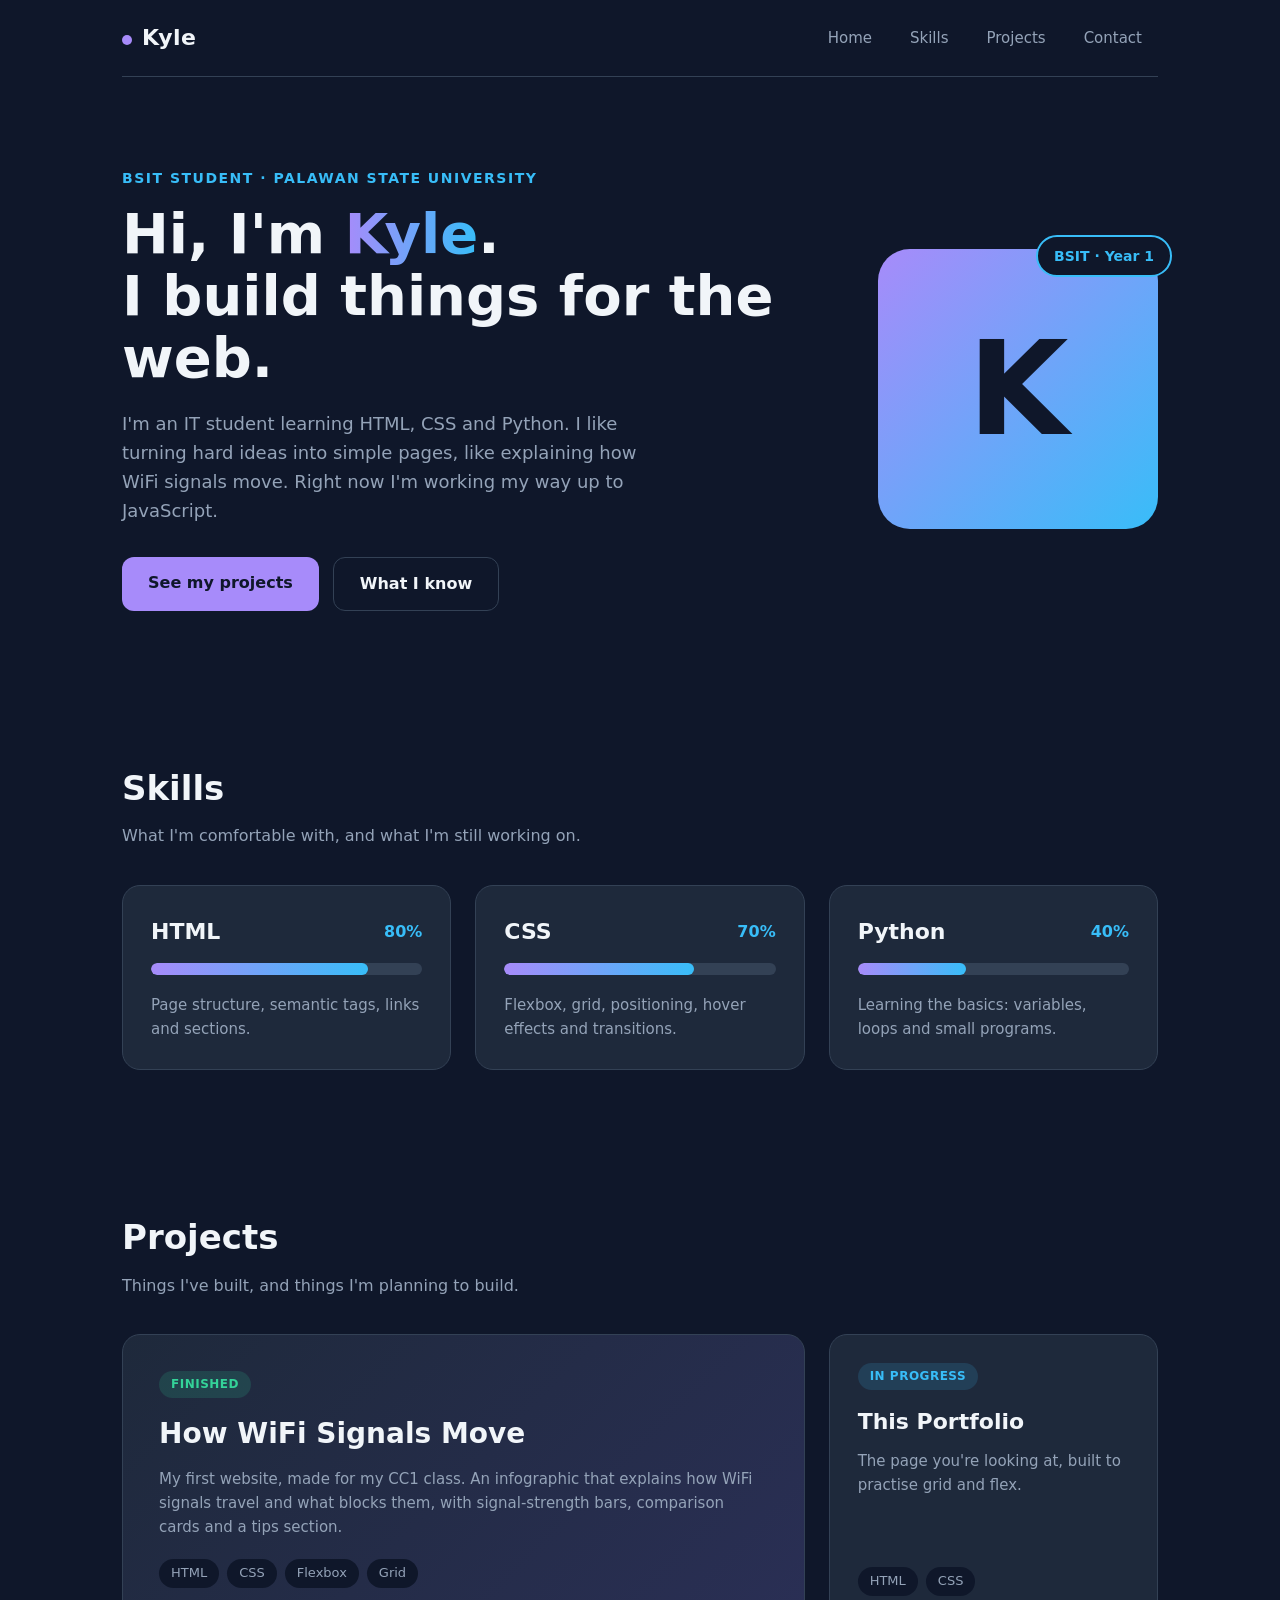
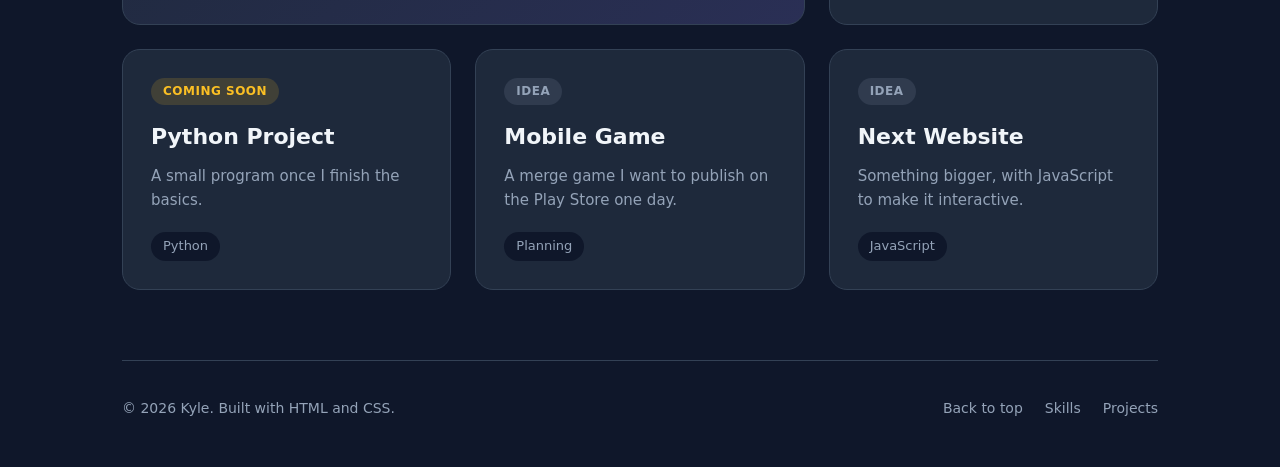
<file: GUIDE/index.html>
<!DOCTYPE html>
<!-- ^ Line 1 tells the browser "this is a modern HTML5 page". Always keep it first. -->

<!--
  ==========================================================
  LEARNING VERSION: same website, extra comments
  ==========================================================
  How to read this file:
  - "HTML" decides WHAT is on the page (the content and its structure).
  - "CSS" (style.css) decides HOW it looks. Each element below has a
    class name; search that name in style.css to find its rules.
  - Lines starting with TRY IT are small experiments. Change one thing,
    save, refresh, and watch what happens. Undo it after.
  ==========================================================
-->

<html lang="en">
<!-- lang="en" helps screen readers and translators know the page language -->

<head>
  <!-- The <head> holds information ABOUT the page. Nothing in it is shown on the page. -->

  <!-- Makes special characters (like the dot in the nav) display correctly -->
  <meta charset="UTF-8">

  <!-- Tells phones to use the real screen width instead of pretending to be wide.
       Good habit to always include, even for a desktop-only site. -->
  <meta name="viewport" content="width=device-width, initial-scale=1.0">

  <!-- The text shown in the browser tab -->
  <title>Kyle | Portfolio</title>

  <!-- Connects the CSS file. href is the file's location. If the page looks
       unstyled, a wrong file name or folder here is the first thing to check.
       TRY IT: change "style.css" to "styles.css", refresh, and watch every style vanish. -->
  <link rel="stylesheet" href="style.css">
</head>

<body>
  <!-- Everything visible on the page lives inside <body>. -->

  <!--
    .page = the wrapper (the "page holder").
    All content sits inside it so ONE rule (max-width + margin auto)
    can centre and limit the whole site. See "1. FOUNDATION" in style.css.
    It's a <div> because it has no special meaning, it's just a box.
  -->
  <div class="page">

    <!-- ========== HEADER (flex, with a nested flex nav) ========== -->
    <!--
      <header> is a "semantic" tag: it works like a <div> but tells browsers
      and screen readers "this is the top part of the page".
      Other semantic tags used here: nav, main, section, footer.
    -->
    <header class="header">
      <!-- Flex item #1 (left side). It's a div because it's just text, not a link. -->
      <div class="logo">Kyle</div>

      <!--
        Flex item #2 (right side). <nav> marks a group of navigation links.
        ALSO a flex container itself (nested flex) because style.css gives
        .navlinks "display: flex". Its <a> tags are its flex items.
      -->
      <nav class="navlinks">
        <!--
          href="#hero" means "jump to the element whose id is hero".
          The # points to an id, not a file. Each link below matches an id
          further down the page. If an id is misspelled, the link silently does nothing.
        -->
        <a href="#hero">Home</a>
        <a href="#skills">Skills</a>
        <a href="#projects">Projects</a>
        <a href="#contact">Contact</a>
      </nav>
    </header>

    <!-- <main> wraps the main content (everything except header and footer). Use it once per page. -->
    <main>

      <!-- ========== HERO (flex + position relative/absolute) ========== -->
      <!--
        id="hero"   = a unique name, used by the nav link above (href="#hero").
                      An id must be used only ONCE on a page.
        class="hero" = a reusable name for styling in CSS.
        You can have both on the same element.
        <section> = one themed chunk of the page.
      -->
      <section id="hero" class="hero">

        <!-- Flex item #1: the text side. CSS gives it flex: 1 (take the leftover space). -->
        <div class="hero-text">
          <p class="eyebrow">BSIT student &middot; Palawan State University</p>
          <!-- &middot; is an HTML "entity": it prints a middle dot (.) without typing the symbol -->

          <!--
            <h1> is the main title. Use ONE <h1> per page (your WiFi site had several).
            <span class="highlight"> wraps just the word "Kyle" so CSS can give
            only that word a gradient colour. A <span> is an inline box for
            styling a piece of text without starting a new line.
            <br> forces a line break.
          -->
          <h1>Hi, I'm <span class="highlight">Kyle</span>.<br>I build things for the web.</h1>

          <p class="hero-intro">
            I'm an IT student learning HTML, CSS and Python. I like turning
            hard ideas into simple pages, like explaining how WiFi signals move.
            Right now I'm working my way up to JavaScript.
          </p>

          <!--
            A flex container for the two buttons, so they sit side by side with a gap.
            The buttons are <a> tags (links) that are STYLED to look like buttons.
            Use <a> when it goes somewhere, <button> when it does something (needs JavaScript).
          -->
          <div class="hero-buttons">
            <!-- "button" = base style. "button secondary" = base style + the modifier class (outline look).
                 This is the modifier-class pattern: base class + small override class. -->
            <a href="#projects" class="button">See my projects</a>
            <a href="#skills" class="button secondary">What I know</a>
          </div>
        </div>

        <!--
          Flex item #2: the picture box.
          In CSS, .hero-picture is "position: relative", which makes it the
          ANCHOR for the .badge inside it (which is "position: absolute").
          The big letter is just text, no image file needed.
        -->
        <div class="hero-picture">
          <span class="initial">K</span>
          <span class="badge">BSIT &middot; Year 1</span>
          <!-- TRY IT: in style.css, delete "position: relative" from .hero-picture
               and watch where the badge jumps to. Then put it back. -->
        </div>
      </section>

      <!-- ========== SKILLS (grid, 3 columns) ========== -->
      <!--
        class="section" is shared by Skills and Projects (same padding and spacing),
        so the rule is written once in CSS and used twice.
      -->
      <section id="skills" class="section">
        <!-- <h2> = a section title. Headings go in order: h1 (page), h2 (sections), h3 (cards). -->
        <h2 class="section-title">Skills</h2>
        <p class="section-intro">What I'm comfortable with, and what I'm still working on.</p>

        <!--
          .skills-grid is the grid container (display: grid, 3 columns).
          Only its DIRECT children (the three .skill-card divs) become grid items.
          If you wrapped a card in another div, the grid would treat the wrapper as the item.
        -->
        <div class="skills-grid">

          <!-- One card. Copy this whole block to add a skill; the grid places it automatically. -->
          <div class="skill-card">

            <!-- Name on the left, percentage on the right: another flex row (.skill-top) -->
            <div class="skill-top">
              <h3>HTML</h3>
              <span class="skill-level">80%</span>
            </div>

            <!--
              THE PROGRESS BAR = two boxes, one inside the other:
                .bar-track = the grey full-length bar (always 100% of the card width)
                .bar-fill  = the coloured part inside it
              The inline style="width: 80%" sets how FULL the bar is. A percent
              width means "80% of my parent's width", and the parent is the track.
              The class handles the LOOK. The inline style handles the ONE value
              that's different per bar.
              TRY IT: change 80% to 20% or 100% and refresh.
            -->
            <div class="bar-track"><div class="bar-fill" style="width: 80%"></div></div>

            <p>Page structure, semantic tags, links and sections.</p>
          </div>

          <div class="skill-card">
            <div class="skill-top">
              <h3>CSS</h3>
              <span class="skill-level">70%</span>
            </div>
            <div class="bar-track"><div class="bar-fill" style="width: 70%"></div></div>
            <p>Flexbox, grid, positioning, hover effects and transitions.</p>
          </div>

          <div class="skill-card">
            <div class="skill-top">
              <h3>Python</h3>
              <span class="skill-level">40%</span>
            </div>
            <div class="bar-track"><div class="bar-fill" style="width: 40%"></div></div>
            <p>Learning the basics: variables, loops and small programs.</p>
          </div>

          <!-- TRY IT: copy one skill-card block and paste it here to make a 4th card.
               What happens to the grid? (The 4th card wraps to a new row, because
               the grid only has 3 columns.) -->

        </div>
      </section>

      <!-- ========== PROJECTS (grid + grid-column: span 2) ========== -->
      <section id="projects" class="section">
        <h2 class="section-title">Projects</h2>
        <p class="section-intro">Things I've built, and things I'm planning to build.</p>

        <!-- Same idea as the skills grid: 3 columns, children become grid items. -->
        <div class="projects-grid">

          <!--
            "project-card featured" = the modifier-class pattern again:
            base class (shared card look) + .featured (the one that spans 2 columns).
            Remove the word "featured" and this card shrinks to normal size.
            TRY IT: remove "featured" from this line, refresh, then put it back.
          -->
          <div class="project-card featured">
            <!--
              The status pill: base class "status" + a colour class
              (done / progress / soon / idea). Each colour class only sets colours.
            -->
            <span class="status done">Finished</span>
            <h3>How WiFi Signals Move</h3>
            <p>
              My first website, made for my CC1 class. An infographic that
              explains how WiFi signals travel and what blocks them, with
              signal-strength bars, comparison cards and a tips section.
            </p>
            <!-- Little tag pills in a flex row that wraps if there are too many. -->
            <div class="tags">
              <span>HTML</span>
              <span>CSS</span>
              <span>Flexbox</span>
              <span>Grid</span>
            </div>
          </div>

          <div class="project-card">
            <span class="status progress">In progress</span>
            <h3>This Portfolio</h3>
            <p>The page you're looking at, built to practise grid and flex.</p>
            <div class="tags">
              <span>HTML</span>
              <span>CSS</span>
            </div>
          </div>

          <div class="project-card">
            <span class="status soon">Coming soon</span>
            <h3>Python Project</h3>
            <p>A small program once I finish the basics.</p>
            <div class="tags">
              <span>Python</span>
            </div>
          </div>

          <div class="project-card">
            <span class="status idea">Idea</span>
            <h3>Mobile Game</h3>
            <p>A merge game I want to publish on the Play Store one day.</p>
            <div class="tags">
              <span>Planning</span>
            </div>
          </div>

          <div class="project-card">
            <span class="status idea">Idea</span>
            <h3>Next Website</h3>
            <p>Something bigger, with JavaScript to make it interactive.</p>
            <div class="tags">
              <span>JavaScript</span>
            </div>
          </div>

          <!--
            Grid maths: 3 columns. The featured card uses 2 cells, the next card 1 = row 1 full.
            The other 3 cards fill row 2. Total = 2 + 1 + 1 + 1 + 1 = 6 cells = 2 full rows.
            If you add or remove a card, check that the last row still looks full.
          -->

        </div>
      </section>

    </main>

    <!-- ========== FOOTER (flex) ========== -->
    <!--
      id="contact" is here so the "Contact" nav link has somewhere to jump to.
      (You can put an id on any element, even a footer.)
    -->
    <footer id="contact" class="footer">
      <!-- &copy; prints the copyright symbol. -->
      <p>&copy; 2026 Kyle. Built with HTML and CSS.</p>
      <nav class="footer-links">
        <a href="#hero">Back to top</a>
        <a href="#skills">Skills</a>
        <a href="#projects">Projects</a>
      </nav>
    </footer>

  </div>
  <!-- end of .page -->

</body>
</html>
</file>
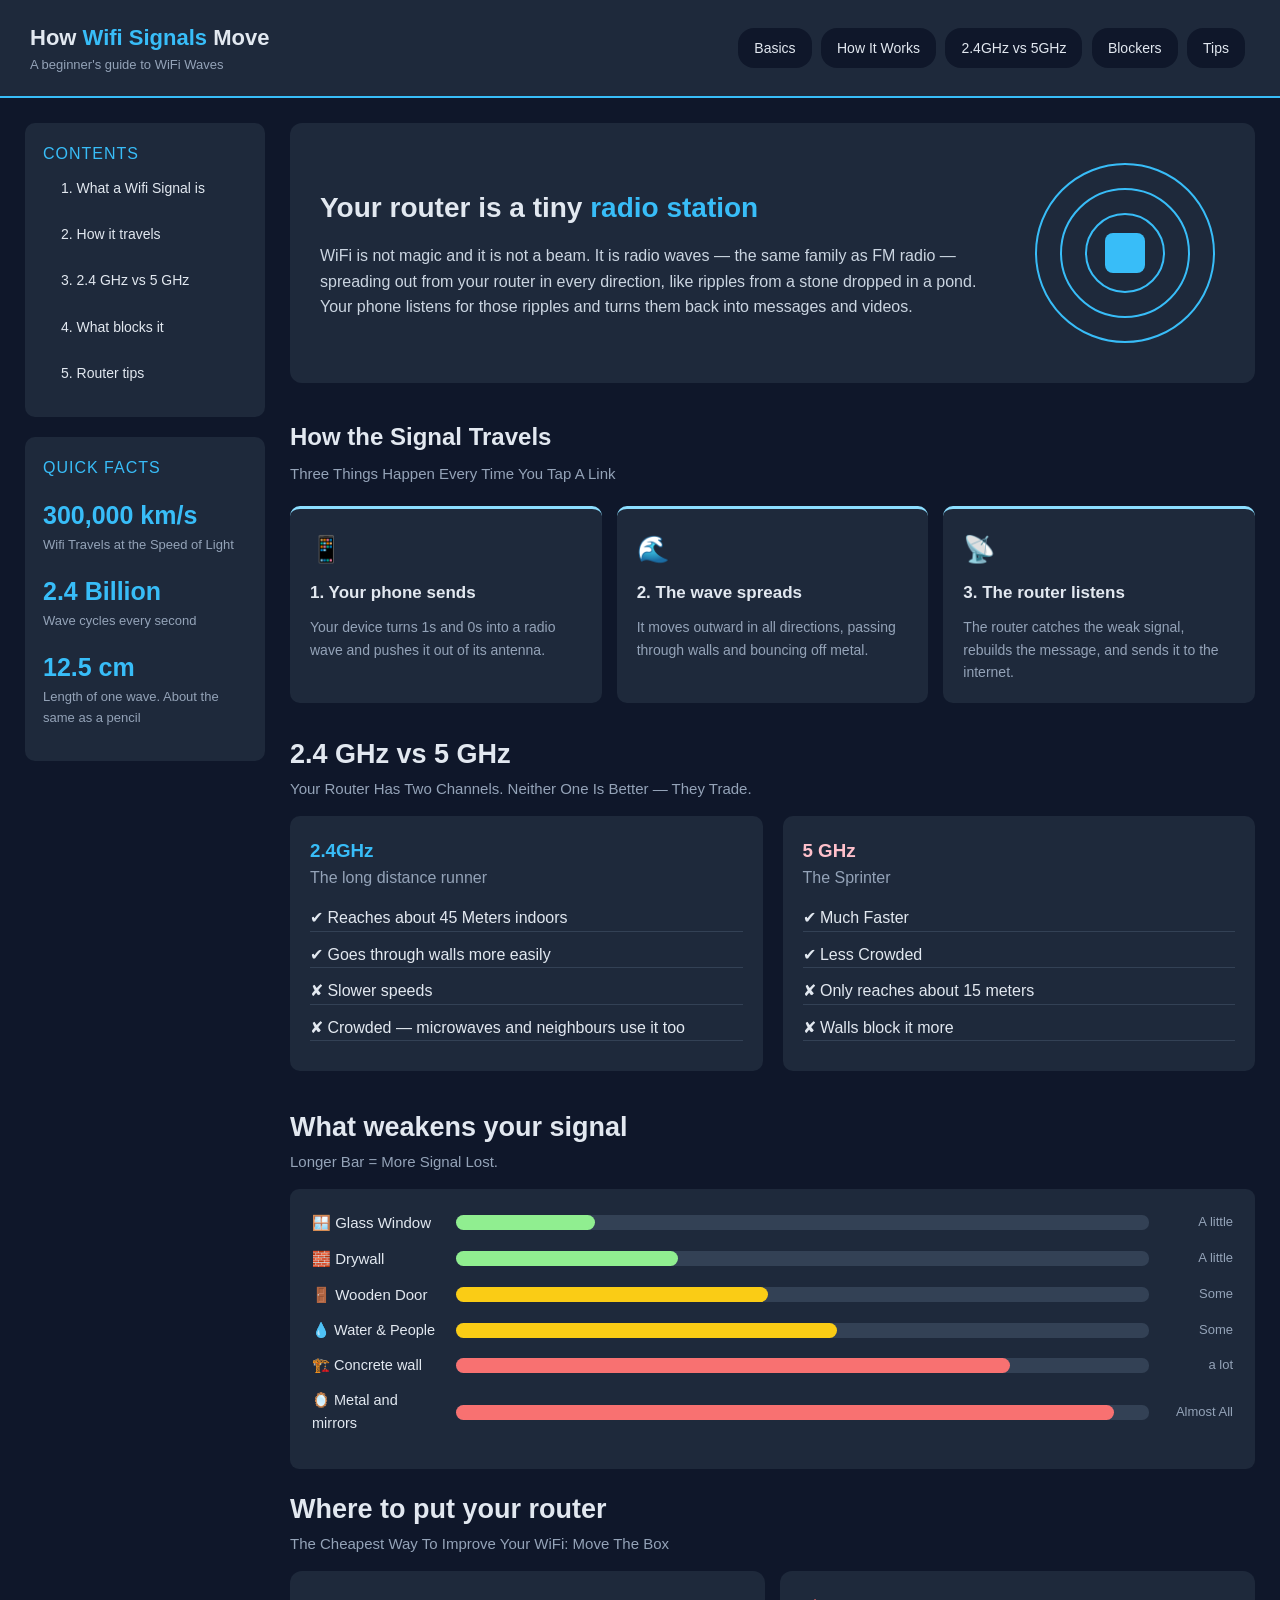
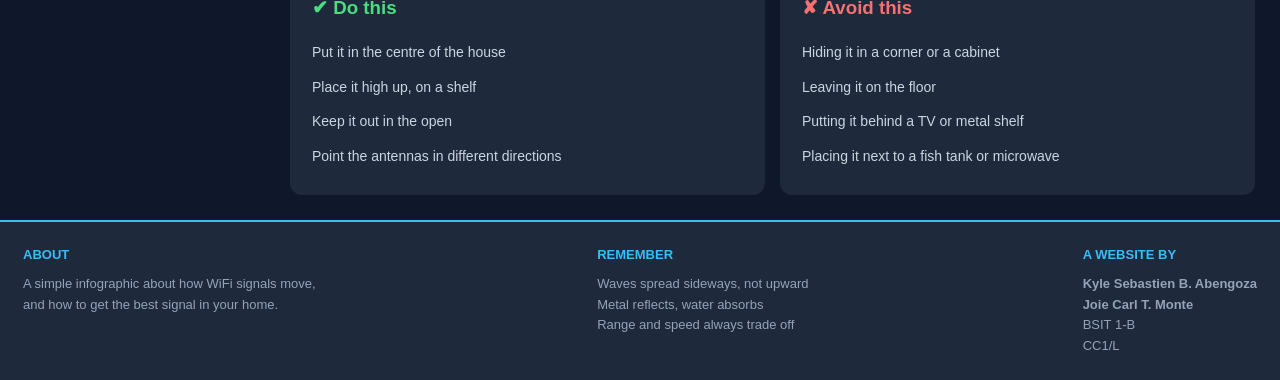
<file: debugpractice/debugwebsite.html>
<!DOCTYPE html>
<html>
  <head>
    <meta charset="UTF-8">
    <meta name="viewport" content="width=device-width, initial-scale=1.0">
    <title>Kyle</title>
    <link rel="stylesheet" href="debugwebsite.css">
  </head>
  <body>
    <header class="header">
      <div>
        <div class="logo">How <span>Wifi Signals</span> Move</div>
        <div class="undertext">A beginner's guide to WiFi Waves</div>
      </div>
      <nav class="navlinks">
        <a href="#basics">Basics</a>
        <a href="#card">How It Works</a>
        <a href="#2G">2.4GHz vs 5GHz</a>
        <a href="#graph">Blockers</a>
        <a href="#tips">Tips</a>
      </nav>
    </header>

    <div class="layout">
      <aside>
        <div class="side-box">
          <div class="sidebar-title">Contents</div>
          <ul>
            <li>1. What a Wifi Signal is</li>
            <li>2. How it travels</li>
            <li>3. 2.4 GHz vs 5 GHz</li>
            <li>4. What blocks it</li>
            <li>5. Router tips</li>
          </ul>
        </div>

        <div class="side-box">
          <div class="sidebar-title2">Quick Facts</div>

          <div class="info-box">
            <div class="info-no">300,000 km/s</div>
            <div class="info-text">Wifi Travels at the Speed of Light</div>
          </div>

          <div class="info-box">
            <div class="info-no">2.4 Billion</div>
            <div class="info-text">Wave cycles every second</div>
          </div>

          <div class="info-box">
            <div class="info-no">12.5 cm</div>
            <div class="info-text">Length of one wave. About the same as a pencil</div>
          </div>
        </div>
      </aside>

      <main>
        <section class="section" id="basics">
          <div class="intro">
            <div class="intro-text">
              <h1>Your router is a tiny <span>radio station</span></h1>
              <p>
                WiFi is not magic and it is not a beam. It is radio waves — the same family as FM radio — spreading out from your router in every direction, like ripples from a stone dropped in a pond. Your phone listens for those ripples and turns them back into messages and videos.
              </p>
            </div>

            <div class="router-picture">
              <div class="circle circle-1"></div>
              <div class="circle circle-2"></div>
              <div class="circle circle-3"></div>
              <div class="router-box"></div>
            </div>
          </div>
        </section>

        <section id="card">
          <h2 class="signal">How the Signal Travels</h2>
          <p class="section-sub">Three things happen every time you tap a link</p>

          <div class="cardholder">
            <div class="card">
              <div class="card-icon">📱</div>
              <h3>1. Your phone sends</h3>
              <p class="card-info">
                Your device turns 1s and 0s into a radio wave and pushes it out of its antenna.
              </p>
            </div>

            <div class="card">
              <div class="card-icon">🌊</div>
              <h3>2. The wave spreads</h3>
              <p class="card-info">
                It moves outward in all directions, passing through walls and bouncing off metal.
              </p>
            </div>

            <div class="card">
              <div class="card-icon">📡</div>
              <h3>3. The router listens</h3>
              <p class="card-info">
                The router catches the weak signal, rebuilds the message, and sends it to the internet.
              </p>
            </div>
          </div>
        </section>

        <section class="section" id="2G">
          <h1 class="vs">2.4 GHz vs 5 GHz</h1>
          <p class="section-sub">
            Your router has two channels. Neither one is better — they trade.
          </p>
          <div class="container-hz" id="bands">
            <div class="boxes blue">
              <h3>2.4GHz</h3>
              <p class="box-sub">The long distance runner</p>
              <ul>
                <li>✔ Reaches about 45 Meters indoors</li>
                <li>✔ Goes through walls more easily</li>
                <li>✘ Slower speeds</li>
                <li>✘ Crowded — microwaves and neighbours use it too</li>
              </ul>
            </div>

            <div class="boxes next">
              <h3>5 GHz</h3>
              <p class="box-sub">The Sprinter</p>
              <ul>
                <li>✔ Much Faster</li>
                <li>✔ Less Crowded</li>
                <li>✘ Only reaches about 15 meters</li>
                <li>✘ Walls block it more</li>
              </ul>
            </div>
          </div>
        </section>

        <section id="graph">
          <h1 class="section-info">What weakens your signal</h1>
          <p class="section-sub">Longer bar = more signal lost.</p>
		  
          <div class="bars">
            <div class="bar-row">
              <div class="bar-label">🪟 Glass Window</div>
              <div class="bar-track">
                <div class="bar-fill good" style="width: 20%;"></div>
              </div>
              <div class="bar-value">A little</div>
            </div>

            <div class="bar-row">
              <div class="bar-label">🧱 Drywall</div>
              <div class="bar-track">
                <div class="bar-fill good" style="width: 32%;"></div>
              </div>
              <div class="bar-value">A little</div>
            </div>

            <div class="bar-row">
              <div class="bar-label">🚪 Wooden Door</div>
              <div class="bar-track">
                <div class="bar-fill medium" style="width: 45%;"></div>
              </div>
              <div class="bar-value">Some</div>
            </div>

            <div class="bar-row">
              <div class="bar-label water">💧 Water & People</div>
              <div class="bar-track">
                <div class="bar-fill medium" style="width: 55%;"></div>
              </div>
              <div class="bar-value">Some</div>
            </div>

            <div class="bar-row">
              <div class="bar-label water">🏗️ Concrete wall</div>
              <div class="bar-track">
                <div class="bar-fill bad" style="width: 80%;"></div>
              </div>
              <div class="bar-value">a lot</div>
            </div>

            <div class="bar-row">
              <div class="bar-label water">🪞 Metal and mirrors</div>
              <div class="bar-track">
                <div class="bar-fill bad" style="width: 95%;"></div>
              </div>
              <div class="bar-value">Almost All</div>
            </div>
          </div>
        </section>

        <section id="tips">
          <h1 style="font-size: 27px;">Where to put your router</h1>
          <p class="section-sub">The cheapest way to improve your WiFi: move the box</p>
          <div class="tips-box">
            <div class="do-this check">
              <h3>✔ Do this</h3>
              <ul>
                <li>Put it in the centre of the house</li>
                <li>Place it high up, on a shelf</li>
                <li>Keep it out in the open</li>
                <li>Point the antennas in different directions</li>
              </ul>
            </div>

            <div class="do-this wrong">
              <h3>✘ Avoid this</h3>
              <ul>
                <li>Hiding it in a corner or a cabinet</li>
                <li>Leaving it on the floor</li>
                <li>Putting it behind a TV or metal shelf</li>
                <li>Placing it next to a fish tank or microwave</li>
              </ul>
            </div>
          </div>
        </section>
      </main>
    </div>

    <footer class="footer">
      <div class="footer-column">
        <h4>ABOUT</h4>
        <p>A simple infographic about how WiFi signals move, and how to get the best signal in your home.</p>
      </div>

      <div class="footer-column">
        <h4>REMEMBER</h4>
        <ul>
          <li>Waves spread sideways, not upward</li>
          <li>Metal reflects, water absorbs</li>
          <li>Range and speed always trade off</li>
        </ul>
      </div>

      <div class="footer-column">
        <h4>A WEBSITE BY</h4>
        <ul>
          <li><strong>Kyle Sebastien B. Abengoza</strong></li>
          <li><strong>Joie Carl T. Monte</strong></li>
          <li>BSIT 1-B</li>
          <li>CC1/L</li>
        </ul>
      </div>
    </footer>
  </body>
</html>
</file>
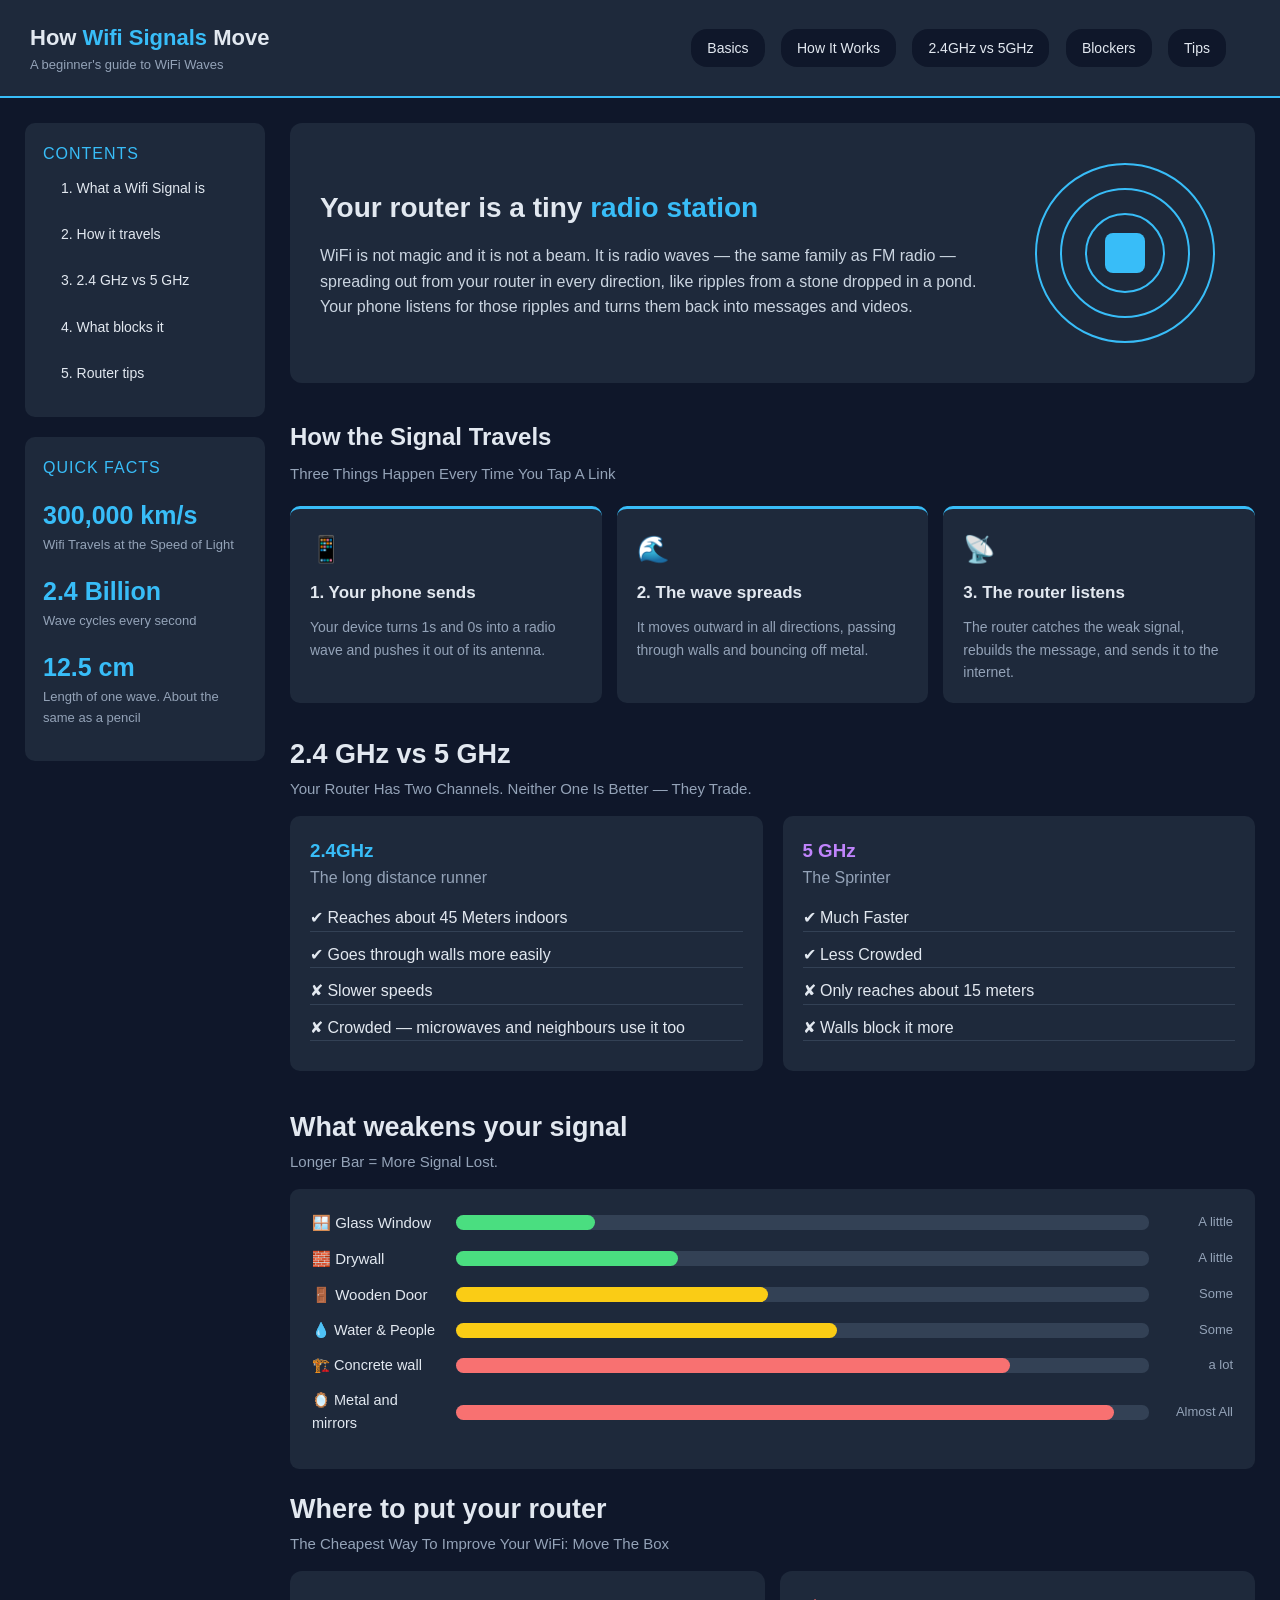
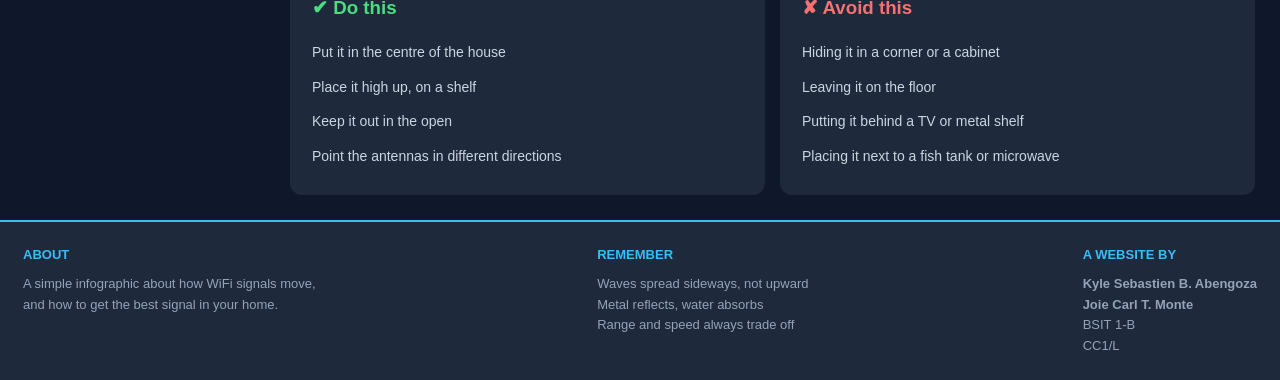
<file: MAAMRIZZA/website.html>
<!DOCTYPE html>
<html>
  <head>
    <meta charset="UTF-8">
    <meta name="viewport" content="width=device-width, initial-scale=1.0">
    <title>Kyle</title>
    <link rel="stylesheet" href="websitefinal.css">
  </head>
  <body>
    <header class="header">
      <div>
        <div class="logo">How <span>Wifi Signals</span> Move</div>
        <div class="undertext">A beginner's guide to WiFi Waves</div>
      </div>
      <nav class="navlinks">
        <a href="#basics">Basics</a>
        <a href="#card">How It Works</a>
        <a href="#2G">2.4GHz vs 5GHz</a>
        <a href="#graph">Blockers</a>
        <a href="#tips">Tips</a>
      </nav>
    </header>

    <div class="layout">
      <aside>
        <div class="side-box">
          <div class="sidebar-title">Contents</div>
          <ul>
            <li>1. What a Wifi Signal is</li>
            <li>2. How it travels</li>
            <li>3. 2.4 GHz vs 5 GHz</li>
            <li>4. What blocks it</li>
            <li>5. Router tips</li>
          </ul>
        </div>

        <div class="side-box">
          <div class="sidebar-title2">Quick Facts</div>

          <div class="info-box">
            <div class="info-no">300,000 km/s</div>
            <div class="info-text">Wifi Travels at the Speed of Light</div>
          </div>

          <div class="info-box">
            <div class="info-no">2.4 Billion</div>
            <div class="info-text">Wave cycles every second</div>
          </div>

          <div class="info-box">
            <div class="info-no">12.5 cm</div>
            <div class="info-text">Length of one wave. About the same as a pencil</div>
          </div>
        </div>
      </aside>

      <main>
        <section class="section" id="basics">
          <div class="intro">
            <div class="intro-text">
              <h1>Your router is a tiny <span>radio station</span></h1>
              <p>
                WiFi is not magic and it is not a beam. It is radio waves — the same family as FM radio — spreading out from your router in every direction, like ripples from a stone dropped in a pond. Your phone listens for those ripples and turns them back into messages and videos.
              </p>
            </div>

            <div class="router-picture">
              <div class="circle circle-1"></div>
              <div class="circle circle-2"></div>
              <div class="circle circle-3"></div>
              <div class="router-box"></div>
            </div>
          </div>
        </section>

        <section id="card">
          <h2 class="signal">How the Signal Travels</h2>
          <p class="section-sub">Three things happen every time you tap a link</p>

          <div class="cardholder">
            <div class="card">
              <div class="card-icon">📱</div>
              <h3>1. Your phone sends</h3>
              <p class="card-info">
                Your device turns 1s and 0s into a radio wave and pushes it out of its antenna.
              </p>
            </div>

            <div class="card">
              <div class="card-icon">🌊</div>
              <h3>2. The wave spreads</h3>
              <p class="card-info">
                It moves outward in all directions, passing through walls and bouncing off metal.
              </p>
            </div>

            <div class="card">
              <div class="card-icon">📡</div>
              <h3>3. The router listens</h3>
              <p class="card-info">
                The router catches the weak signal, rebuilds the message, and sends it to the internet.
              </p>
            </div>
          </div>
        </section>

        <section class="section" id="2G">
          <h1 class="vs">2.4 GHz vs 5 GHz</h1>
          <p class="section-sub">
            Your router has two channels. Neither one is better — they trade.
          </p>
          <div class="container-hz" id="bands">
            <div class="boxes blue">
              <h3>2.4GHz</h3>
              <p class="box-sub">The long distance runner</p>
              <ul>
                <li>✔ Reaches about 45 Meters indoors</li>
                <li>✔ Goes through walls more easily</li>
                <li>✘ Slower speeds</li>
                <li>✘ Crowded — microwaves and neighbours use it too</li>
              </ul>
            </div>

            <div class="boxes next">
              <h3>5 GHz</h3>
              <p class="box-sub">The Sprinter</p>
              <ul>
                <li>✔ Much Faster</li>
                <li>✔ Less Crowded</li>
                <li>✘ Only reaches about 15 meters</li>
                <li>✘ Walls block it more</li>
              </ul>
            </div>
          </div>
        </section>

        <section id="graph">
          <h1 class="section-info">What weakens your signal</h1>
          <p class="section-sub">Longer bar = more signal lost.</p>

          <div class="bars">
            <div class="bar-row">
              <div class="bar-label">🪟 Glass Window</div>
              <div class="bar-track">
                <div class="bar-fill good" style="width: 20%;"></div>
              </div>
              <div class="bar-value">A little</div>
            </div>

            <div class="bar-row">
              <div class="bar-label">🧱 Drywall</div>
              <div class="bar-track">
                <div class="bar-fill good" style="width: 32%;"></div>
              </div>
              <div class="bar-value">A little</div>
            </div>

            <div class="bar-row">
              <div class="bar-label">🚪 Wooden Door</div>
              <div class="bar-track">
                <div class="bar-fill medium" style="width: 45%;"></div>
              </div>
              <div class="bar-value">Some</div>
            </div>

            <div class="bar-row">
              <div class="bar-label water">💧 Water & People</div>
              <div class="bar-track">
                <div class="bar-fill medium" style="width: 55%;"></div>
              </div>
              <div class="bar-value">Some</div>
            </div>

            <div class="bar-row">
              <div class="bar-label water">🏗️ Concrete wall</div>
              <div class="bar-track">
                <div class="bar-fill bad" style="width: 80%;"></div>
              </div>
              <div class="bar-value">a lot</div>
            </div>

            <div class="bar-row">
              <div class="bar-label water">🪞 Metal and mirrors</div>
              <div class="bar-track">
                <div class="bar-fill bad" style="width: 95%;"></div>
              </div>
              <div class="bar-value">Almost All</div>
            </div>
          </div>
        </section>

        <section id="tips">
          <h1 style="font-size: 27px;">Where to put your router</h1>
          <p class="section-sub">The cheapest way to improve your WiFi: move the box</p>
          <div class="tips-box">
            <div class="do-this check">
              <h3>✔ Do this</h3>
              <ul>
                <li>Put it in the centre of the house</li>
                <li>Place it high up, on a shelf</li>
                <li>Keep it out in the open</li>
                <li>Point the antennas in different directions</li>
              </ul>
            </div>

            <div class="do-this wrong">
              <h3>✘ Avoid this</h3>
              <ul>
                <li>Hiding it in a corner or a cabinet</li>
                <li>Leaving it on the floor</li>
                <li>Putting it behind a TV or metal shelf</li>
                <li>Placing it next to a fish tank or microwave</li>
              </ul>
            </div>
          </div>
        </section>
      </main>
    </div>

    <footer class="footer">
      <div class="footer-column">
        <h4>ABOUT</h4>
        <p>A simple infographic about how WiFi signals move, and how to get the best signal in your home.</p>
      </div>

      <div class="footer-column">
        <h4>REMEMBER</h4>
        <ul>
          <li>Waves spread sideways, not upward</li>
          <li>Metal reflects, water absorbs</li>
          <li>Range and speed always trade off</li>
        </ul>
      </div>

      <div class="footer-column">
        <h4>A WEBSITE BY</h4>
        <ul>
          <li><strong>Kyle Sebastien B. Abengoza</strong></li>
          <li><strong>Joie Carl T. Monte</strong></li>
          <li>BSIT 1-B</li>
          <li>CC1/L</li>
        </ul>
      </div>
    </footer>
  </body>
</html>
</file>
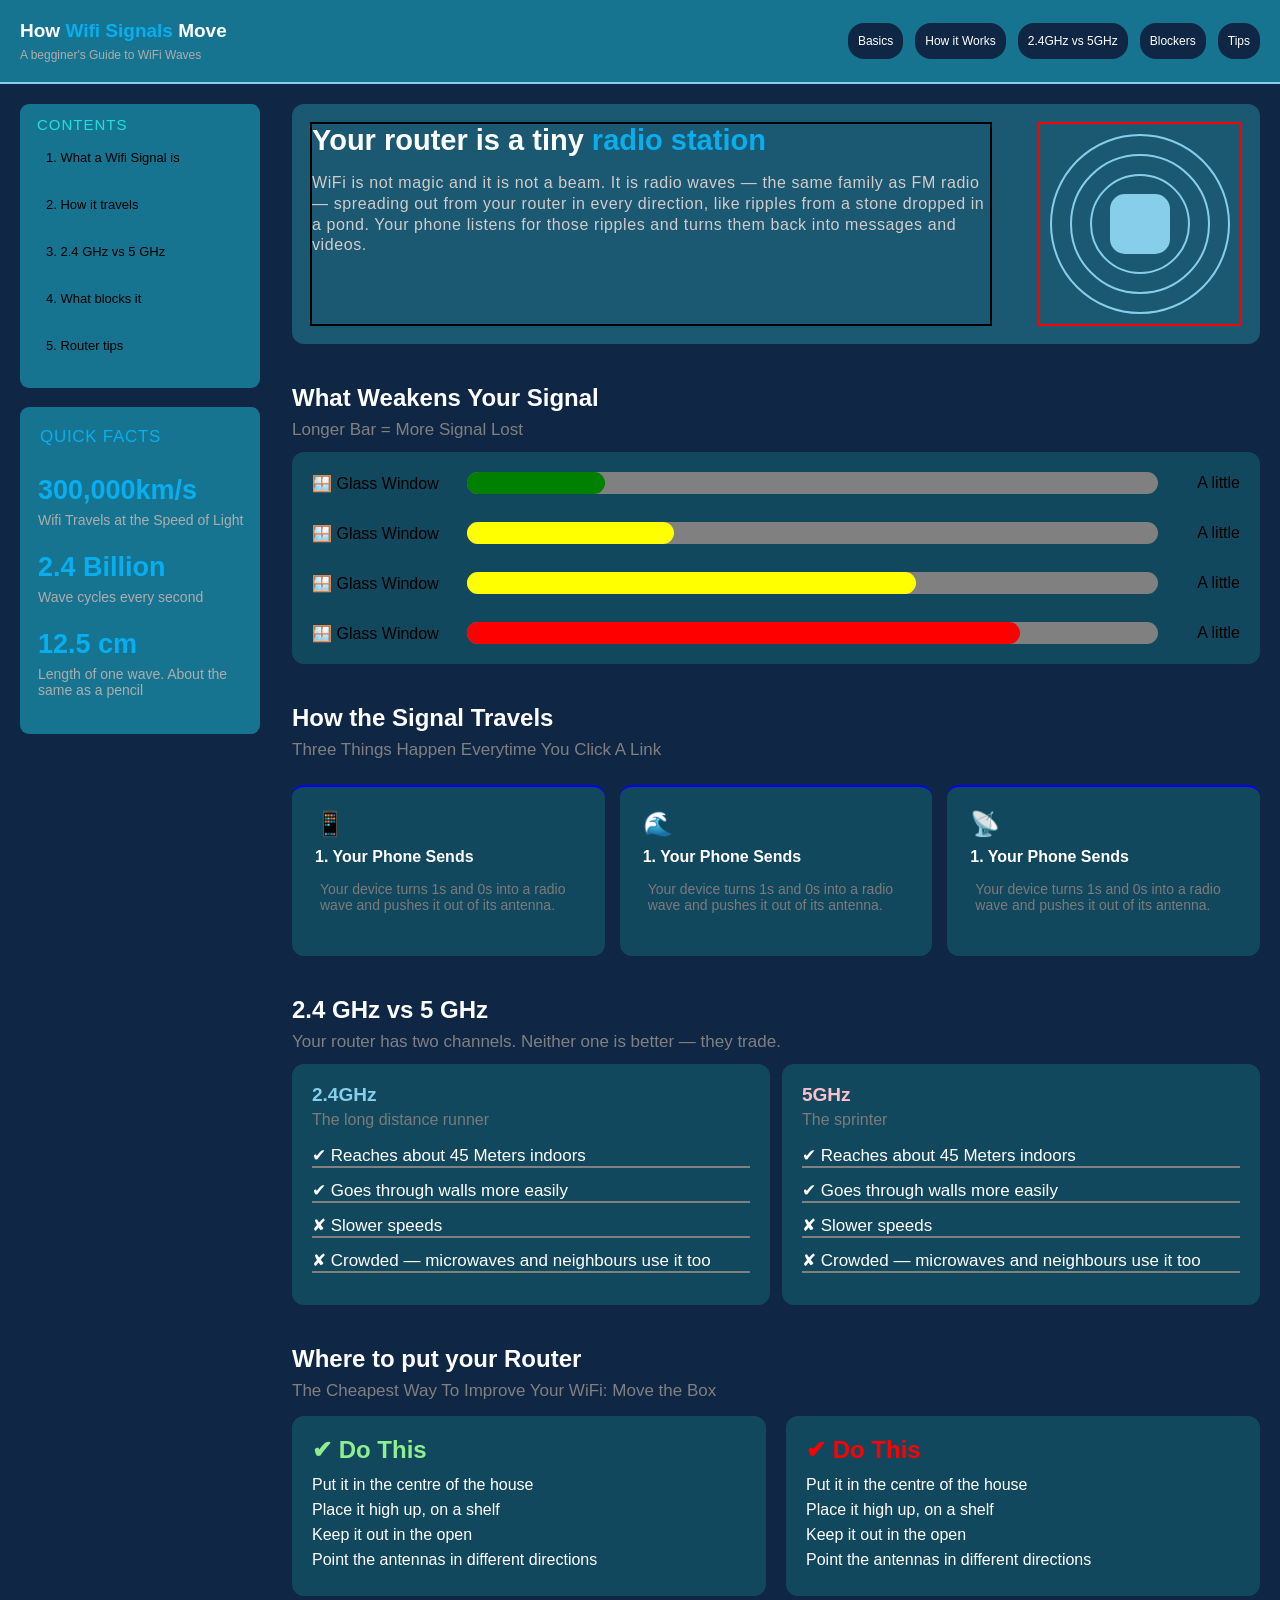
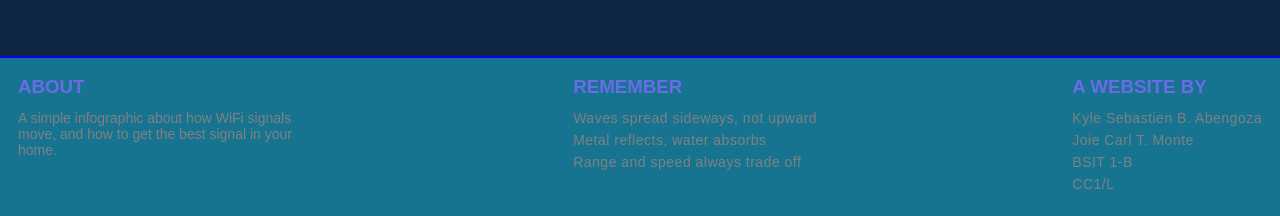
<file: REBUILDINGWEBSITE/webprac.html>
<!DOCTYPE html>
<html lang="en">
<head>
    <meta charset="UTF-8">
    <meta name="viewport" content="width=device-width, initial-scale=1.0">
    <title>Document</title>
</head>
<link rel="stylesheet" href="webprac.css">
<body>
    <header class="header">
        <div class="text-head">
            <p class="text-top">How <span>Wifi Signals</span> Move</p>
            <p class="text-bottom">A begginer's Guide to WiFi Waves</p>
        </div>

        <nav class="nav">
            <a href="#basics">Basics</a>
            <a href="#howitworks">How it Works</a>
            <a href="">2.4GHz vs 5GHz</a>
            <a href="#blockers">Blockers</a>
            <a href="">Tips</a>
        </nav>
    </header>
    <div class="layout">
            <aside>
                <div class="side-box">
                   <div class="side-info">
                    <p>CONTENTS</p>
                    <ul>
                        <li>1.  What a Wifi Signal is</li>
                        <li>2.  How it travels</li>
                        <li>3.  2.4 GHz vs 5 GHz</li>
                        <li>4.  What blocks it</li>
                        <li>5.  Router tips</li>
                    </ul>
                   </div>

                   <div class="side-info2">

                    <p class="info2">QUICK FACTS</p>

                        <div class="info-holder">
                            <p><span>300,000km/s</span></p>
                            <p>Wifi Travels at the Speed of Light</p>
                        </div>

                        <div class="info-holder">
                            <p><span>2.4 Billion</span></p>
                            <p>Wave cycles every second</p>
                        </div>

                        <div class="info-holder">
                            <p><span>12.5 cm</span></p>
                            <p>Length of one wave. About the same as a pencil</p>
                        </div>
                   </div>
                </div>
            </aside>
            
            
            <main>


            <section id="basics">
                <div class="intro-holder">

                    <div class="intro-infobox">
                        <div class="intro-info">
                        Your router is a tiny <span>radio station</span>
                    </div>
                    <div class="intro-info2">
                        WiFi is not magic and it is not a beam. It is radio waves — the same family as FM radio — spreading out from your router in every direction, like ripples from a stone dropped in a pond. Your phone listens for those ripples and turns them back into messages and videos.
                    </div>
                    </div>
                    
                    <div class="box-holder">
                        <div class="circle c1"></div>
                        <div class="circle c2"></div>
                        <div class="circle c3"></div>
                        <div class="circle-box"></div>
                    </div>

                </div>

            
            </section>
            


            <section id="blockers">
                <div class="bar-upperinfo">
                    <h1>What Weakens Your Signal</h1>
                    <p>Longer Bar = More Signal Lost</p>
                </div>
                
                <div class="bar-holder">

                    <div class="gridrow">
                         <div class="bar-row">
                        <div class="bar-info">🪟 Glass Window</div>
                        <div class="bar">
                            <div class="bar-fill good" style="width: 20%"></div>
                        </div>
                        <div class="bar-info2">A little</div>
                    </div>

                    
                    <div class="bar-row">
                        <div class="bar-info">🪟 Glass Window</div>
                        <div class="bar">
                            <div class="bar-fill medium" style="width: 30%"></div>
                        </div>
                        <div class="bar-info2">A little</div>
                    </div>


                    <div class="bar-row">
                        <div class="bar-info">🪟 Glass Window</div>
                        <div class="bar">
                            <div class="bar-fill medium" style="width: 65%"></div>
                        </div>
                        <div class="bar-info2">A little</div>
                    </div>


                    <div class="bar-row">
                        <div class="bar-info">🪟 Glass Window</div>
                        <div class="bar">
                            <div class="bar-fill bad" style="width: 80%"></div>
                        </div>
                        <div class="bar-info2">A little</div>
                    </div>
                    </div>
                   


                </div>
            </section>

            <section id="howitworks">
                <div class="bar-upperinfo">
                    <h1>How the Signal Travels</h1>
                    <p>Three Things Happen Everytime You Click A Link</p>
                </div>

                <div class="cardholder">
                    <div class="cards">
                        <h1>📱</h1>
                        <h3>1. Your Phone Sends</h3>
                        <p>Your device turns 1s and 0s into a radio wave and pushes it out of its antenna.</p>
                    </div>

                    <div class="cards">
                        <h1>🌊</h1>
                        <h3>1. Your Phone Sends</h3>
                        <p>Your device turns 1s and 0s into a radio wave and pushes it out of its antenna.</p>
                    </div>

                    <div class="cards">
                        <h1>📡</h1>
                        <h3>1. Your Phone Sends</h3>
                        <p>Your device turns 1s and 0s into a radio wave and pushes it out of its antenna.</p>
                    </div>
                </div>
                
            </section>

            <section>

                 <div class="bar-upperinfo">
                    <h1>2.4 GHz vs 5 GHz</h1>
                    <p>Your router has two channels. Neither one is better — they trade.</p>
                </div>

                <div class="vs-holder">

                    <div class="compare-box">
                        <div class="title v1">2.4GHz</div>
                        <p>The long distance runner</p>
                        <ul>
                            <li>✔ Reaches about 45 Meters indoors</li>
                            <li>✔ Goes through walls more easily</li>
                            <li>✘ Slower speeds</li>
                            <li>✘ Crowded — microwaves and neighbours use it too</li>
                        </ul>
                    </div>

                    <div class="compare-box">
                        <div class="title v2">5GHz</div>
                        <p>The sprinter</p>
                        <ul>
                            <li>✔ Reaches about 45 Meters indoors</li>
                            <li>✔ Goes through walls more easily</li>
                            <li>✘ Slower speeds</li>
                            <li>✘ Crowded — microwaves and neighbours use it too</li>
                        </ul>
                    </div>

                </div>
            </section>


            <section id="where">

                 <div class="bar-upperinfo">
                    <h1>Where to put your Router</h1>
                    <p>The Cheapest Way To Improve Your WiFi: Move the Box</p>
                
                <div class="checkholder">
                    <div class="check greencheck">
                        <h2>✔ Do This</h2>
                        <ul>
                            <li>Put it in the centre of the house</li>
                            <li>Place it high up, on a shelf</li>
                            <li>Keep it out in the open</li>
                            <li>Point the antennas in different directions</li>
                        </ul>
                    </div>

                    <div class="check redcheck">
                        <h2>✔ Do This</h2>
                        <ul>
                            <li>Put it in the centre of the house</li>
                            <li>Place it high up, on a shelf</li>
                            <li>Keep it out in the open</li>
                            <li>Point the antennas in different directions</li>
                        </ul>
                    </div>
                </div>
                
                
            </section>

            </main>
    </div>
    <footer class="footer-holder">
        <div class="footer-column">
            <h3>ABOUT</h3>
            <p>A simple infographic about how WiFi signals move, and how to get the best signal in your home.</p>
        </div>

         <div class="footer-column">
            <h3>REMEMBER</h3>
            <ul>
                <li>Waves spread sideways, not upward</li>
                <li>Metal reflects, water absorbs</li>
                <li>Range and speed always trade off</li>
            </ul>
        </div>

         <div class="footer-column">
            <h3>A WEBSITE BY</h3>
            <ul>
                <li>Kyle Sebastien B. Abengoza</li>
                <li>Joie Carl T. Monte</li>
                <li>BSIT 1-B</li>
                <li>CC1/L</li>
            </ul>
        </div>
    </footer>
</body>
</html>
</file>
<file: GUIDE/style.css>
/* =========================================================
   LEARNING VERSION: same styles, extra comments
   =========================================================
   How to read this file:
   - A CSS rule looks like:   selector { property: value; }
     The selector says WHICH element, each property says WHAT to change.
   - ".name" targets class="name" in the HTML. "#name" targets id="name".
   - TRY IT lines are small experiments. Change one thing, save,
     refresh the browser, watch what happens, then undo it.
   - Use DevTools (F12 > Elements) to see which rules apply to an element.
   ========================================================= */


/* =========================================================
   1. FOUNDATION: reset, colour variables, centred page
   ========================================================= */

/* "*" means EVERY element.
   border-box = padding and border are counted INSIDE the width you set,
   so adding padding never makes a box bigger than its width.
   TRY IT: delete this rule and watch the cards get wider/misaligned. */
* {
  box-sizing: border-box;
}

/* CSS VARIABLES (custom properties).
   ":root" is the top of the page, so variables defined here work everywhere.
   Names start with two dashes. Use them later with var(--name).
   Change a colour once here and the whole site updates.
   TRY IT: change --accent to #f472b6 (pink) and refresh. */
:root {
  --bg: #0f172a;          /* page background (dark navy) */
  --card: #1e293b;        /* card background (a bit lighter) */
  --line: #334155;        /* borders and bar tracks */
  --text: #f1f5f9;        /* main text */
  --muted: #94a3b8;       /* softer, secondary text */
  --accent: #a78bfa;      /* violet */
  --accent-2: #38bdf8;    /* sky blue */
}

/* "html" is the whole document.
   smooth = nav links glide to their section instead of snapping.
   Only affects link jumps. Chrome ignores it if the OS "Reduce motion"
   accessibility setting is on. */
html {
  scroll-behavior: smooth;
}

/* The visible page area. */
body {
  margin: 0;                         /* browsers add ~8px margin by default; remove it */
  background-color: var(--bg);       /* var(--bg) = the value stored in --bg above */
  color: var(--text);                /* default text colour; children inherit it */
  font-family: "Segoe UI", system-ui, -apple-system, Arial, sans-serif;
                                     /* font stack: the browser uses the first one it has */
  line-height: 1.6;                  /* space between text lines (1.6 x font size) */
}


/* THE PAGE HOLDER. Two lines do the centring:
   max-width = "never wider than this" (a ceiling, shrinks on small screens)
   margin: 0 auto = top/bottom 0, left/right "auto" (split leftover space equally)
   "auto" only centres when the box has a max-width/width to compare to.
   padding keeps content off the screen edges.
   TRY IT: change max-width to 800px and watch the site get narrower and stay centred. */
.page {
  max-width: 1100px;
  margin: 0 auto;
  padding: 0 32px;
}

/* All links: take the surrounding text colour and remove the default underline.
   "inherit" = copy this property from the parent. */
a {
  color: inherit;
  text-decoration: none;
}


/* =========================================================
   2. HEADER: flex, with a nested flex nav
   ========================================================= */

/* FLEXBOX BASICS: display: flex turns the element into a flex container.
   Its direct children become flex items laid out in a ROW.
   - justify-content works along the main axis (horizontal in a row)
   - align-items works along the cross axis (vertical in a row) */
.header {
  display: flex;
  justify-content: space-between;   /* first item far left, last item far right */
  align-items: center;              /* centre items vertically */
  flex-wrap: wrap;                  /* allow items to drop to a new line if too narrow */
  gap: 12px;                        /* space BETWEEN flex items (not outside them) */
  padding: 18px 0;                  /* 18px top/bottom, 0 left/right */
  border-bottom: 1px solid var(--line);

  /* STICKY HEADER: acts normal until you scroll, then sticks at top: 0.
     z-index puts it above other content. The background hides what scrolls under it.
     TRY IT: remove the three lines (position, top, z-index) and scroll. */
  position: sticky;
  top: 0;
  z-index: 1; /* z index means layer kung anong tatakpan niya. nakadefault lahat into z-index: 0; so kapag 1 i-cocover niya yung mas mababa sakaniya */
  background-color: var(--bg);
}

.logo {
  font-size: 22px;
  font-weight: 800;     /* 400 is normal, 700 is bold, 800 is extra bold */
  letter-spacing: 0.5px;  /* space between letters */
}

/* ::before creates a pseudo-element BEFORE the logo's text, with no HTML needed.
   It needs content (even empty "") or it doesn't appear.
   It's a decorative dot: a 10x10 box with border-radius: 50% = a circle.
   inline-block lets it have a width/height while sitting in the text line. */
.logo::before {
  content: "";
  display: inline-block;
  width: 10px;
  height: 10px;
  margin-right: 10px;
  border-radius: 50%;
  background-color: var(--accent);
}

/* NESTED FLEX: .navlinks is a flex ITEM of .header and also a flex CONTAINER
   for its own links. Each flex container only controls its direct children. */
.navlinks {
  display: flex;
  flex-wrap: wrap;
  gap: 6px;
}

/* ".navlinks a" = every <a> INSIDE .navlinks (a descendant selector).
   border-radius: 999px = fully rounded ends (a "pill" shape).
   transition = animate these properties over 0.2s when they change (see :hover). */
.navlinks a {
  padding: 8px 16px;
  border-radius: 999px;
  color: var(--muted);
  font-size: 15px;
  transition: background-color 0.2s, color 0.2s;
}

/* :hover = while the mouse is over it. The transition above makes this smooth. */
.navlinks a:hover {
  background-color: var(--card);
  color: var(--text);
}


/* =========================================================
   3. HERO: flex + position relative/absolute
   ========================================================= */

.hero {
  display: flex;
  align-items: center;      /* vertically centre the text side and picture side */
  flex-wrap: wrap;          /* if there isn't room for both, the picture drops below */
  gap: 60px;
  padding: 90px 0 80px;     /* top 90px, left/right 0, bottom 80px */
  scroll-margin-top: 80px;  /* when a nav link jumps here, stop 80px early so the sticky header doesn't cover it */
}

/* FLEX: 1 = "take all leftover space" (so the text side fills what the picture doesn't use).
   min-width = a floor. Without it, flex could squash this side until the text is a thin column.
   (This is the bug from your practice exercise!)
   TRY IT: delete min-width, then shrink the window and watch. */
.hero-text {
  flex: 1;
  min-width: 320px;
}

.eyebrow {
  margin: 0 0 14px;        /* top 0, sides 0, bottom 14px */
  color: var(--accent-2);
  font-size: 14px;
  font-weight: 600;
  letter-spacing: 1.5px;
  text-transform: uppercase;   /* displays in capitals, whatever was typed */
}

.hero h1 {
  margin: 0 0 22px;
  font-size: 56px;
  line-height: 1.1;        /* tighter than body text because it's big */
}

/* GRADIENT TEXT, 3 steps:
   1. background: a gradient (90deg = left to right)
   2. background-clip: text = only show the background where the letters are
   3. color: transparent = make the real text invisible so the background shows through
   (-webkit- version is for older Chrome/Safari.) */
.highlight {
  background: linear-gradient(90deg, var(--accent), var(--accent-2));
  -webkit-background-clip: text;
  background-clip: text;
  color: transparent;
}

.hero-intro {
  margin: 0 0 32px;
  max-width: 520px;      /* keeps lines short and readable */
  color: var(--muted);
  font-size: 18px;
}

.hero-buttons {
  display: flex;
  gap: 14px;
  flex-wrap: wrap;
}

/* BASE BUTTON. The links are inline by default; as flex items they act like boxes,
   so padding works fully. */
.button {
  padding: 13px 26px;
  border-radius: 12px;
  background-color: var(--accent);
  color: #0f172a;
  font-weight: 700;
  transition: transform 0.2s, box-shadow 0.2s;
}

/* transform: translateY(-3px) moves it up 3px WITHOUT affecting the layout around it.
   box-shadow: x-offset y-offset blur colour. */
.button:hover {
  transform: translateY(-3px);
  box-shadow: 0 10px 24px rgba(167, 139, 250, 0.35);   /* rgba(r, g, b, opacity 0 to 1) */
}

/* MODIFIER CLASS: ".button.secondary" (no space) = an element with BOTH classes.
   It overrides only what's different (outline look). Everything else comes from .button. */
.button.secondary {
  background-color: transparent;
  color: var(--text);
  border: 1px solid var(--line);
}

.button.secondary:hover {
  border-color: var(--accent);
  box-shadow: none;     /* cancel the glow inherited from .button:hover */
}

/* POSITIONING:
   position: relative = the box stays where it is, AND becomes the anchor
   for any position: absolute children inside it. */
.hero-picture {
  position: relative;
  flex-shrink: 0;       /* never let flexbox shrink this box */
  width: 280px;
  height: 280px;
  border-radius: 32px;
  background: linear-gradient(135deg, var(--accent), var(--accent-2));   /* 135deg = diagonal */

  /* CENTRING WITH GRID: a grid with place-items: center puts its child dead-centre,
     both vertically and horizontally. A handy trick for one item. */
  display: grid;
  place-items: center;
}

.initial {
  font-size: 130px;
  font-weight: 800;
  color: #0f172a;
}

/* position: absolute = take it out of the normal flow and place it using top/right/bottom/left,
   measured from the nearest ancestor that has a position (here .hero-picture).
   Negative values (-14px) push it OUTSIDE the box edge.
   If no ancestor had a position, it would anchor to the whole page instead.
   TRY IT: change top and right to 0, then to 50px. Watch the badge move inside the box. */
.badge {
  position: absolute;
  top: -14px;
  right: -14px;
  padding: 8px 16px;
  border-radius: 999px;
  background-color: var(--bg);
  border: 2px solid var(--accent-2);
  color: var(--accent-2);
  font-size: 14px;
  font-weight: 700;
}


/* =========================================================
   4. SECTIONS (shared by Skills and Projects)
   ========================================================= */

/* Skills and Projects both have class="section", so this one rule styles both. */
.section {
  padding: 70px 0;
  scroll-margin-top: 80px;
}

.section-title {
  margin: 0 0 8px;
  font-size: 34px;
}

.section-intro {
  margin: 0 0 36px;
  color: var(--muted);
}


/* =========================================================
   5. SKILLS: grid with 3 columns + progress bars
   ========================================================= */

/* GRID BASICS: display: grid + grid-template-columns defines columns.
   repeat(3, 1fr) = 3 columns, each "1fr" (one equal fraction of the free space).
   Same as writing "1fr 1fr 1fr".
   gap = space between rows AND columns.
   Only DIRECT children become grid items.
   TRY IT: change the 3 to 2 or 4, or change one column: "2fr 1fr 1fr". */
.skills-grid {
  display: grid;
  grid-template-columns: repeat(3, 1fr);
  gap: 24px;
}

/* TRANSITION on the base class so it animates BOTH when you hover in AND out.
   (If it were only on :hover, it would animate in but snap back instantly.) */
.skill-card {
  padding: 28px;
  border: 1px solid var(--line);
  border-radius: 18px;
  background-color: var(--card);
  transition: transform 0.25s, border-color 0.25s, box-shadow 0.25s;
}

/* The lift effect: move up 6px, highlight the border, add a shadow below.
   TRY IT: change -6px to -20px. */
.skill-card:hover {
  transform: translateY(-6px);
  border-color: var(--accent);
  box-shadow: 0 14px 30px rgba(0, 0, 0, 0.35);
}

/* Name left, percentage right: a flex row with space-between. */
.skill-top {
  display: flex;
  justify-content: space-between;
  align-items: center;
  margin-bottom: 14px;
}

.skill-top h3 {
  margin: 0;
  font-size: 22px;
}

.skill-level {
  color: var(--accent-2);
  font-weight: 700;
}

/* THE PROGRESS BAR TRACK: the full-length grey bar.
   overflow: hidden clips anything poking out, so the fill keeps the rounded ends. */
.bar-track {
  height: 12px;
  margin-bottom: 18px;
  border-radius: 999px;
  background-color: var(--line);
  overflow: hidden;
}

/* THE FILL: height: 100% = as tall as the track.
   NO width here on purpose. Each fill's width comes from the inline style
   in the HTML (e.g. style="width: 80%"), as a percentage of the track.
   One class for the look, one inline value for what's different. */
.bar-fill {
  height: 100%;
  border-radius: 999px;
  background: linear-gradient(90deg, var(--accent), var(--accent-2));
}

.skill-card p {
  margin: 0;
  color: var(--muted);
  font-size: 15px;
}


/* =========================================================
   6. PROJECTS: grid + one wide card (grid-column: span 2)
   ========================================================= */

.projects-grid {
  display: grid;
  grid-template-columns: repeat(3, 1fr);
  gap: 24px;
}

/* A grid item can ALSO be a flex container (here, laid out top to bottom).
   flex-direction: column = the main axis is vertical now, so items stack.
   align-items: flex-start = on a column, this is the HORIZONTAL axis;
   it stops the status pill from stretching to the full card width. */
.project-card {
  display: flex;
  flex-direction: column;
  align-items: flex-start;
  padding: 28px;
  border: 1px solid var(--line);
  border-radius: 18px;
  background-color: var(--card);
  transition: transform 0.25s, border-color 0.25s, box-shadow 0.25s;
}

.project-card:hover {
  transform: translateY(-7px);
  border-color: var(--accent-2);
  box-shadow: 0 14px 30px rgba(0, 0, 0, 0.35);
}

.project-card h3 {
  margin: 14px 0 10px;
  font-size: 22px;
}

.project-card p {
  margin: 0 0 20px;
  color: var(--muted);
  font-size: 15px;
}

/* grid-column: span 2 = this item takes up 2 column tracks instead of 1.
   Modifier class again: it only overrides what's different from .project-card.
   TRY IT: change 2 to 3 (full row) or remove the line. */
.project-card.featured {
  grid-column: span 2;
  padding: 36px;
  background: linear-gradient(135deg, #1e293b, #2a2f55);
}

.project-card.featured h3 {
  font-size: 28px;
}

/* margin-top: auto in a flex column = "use all the free space above me",
   which pushes the tags to the bottom of the card. This is why tags line up
   at the bottom even when the text above is a different length.
   TRY IT: delete margin-top and compare the tags' positions. */
.tags {
  display: flex;
  flex-wrap: wrap;
  gap: 8px;
  margin-top: auto;
}

.tags span {
  padding: 4px 12px;
  border-radius: 999px;
  background-color: var(--bg);
  color: var(--muted);
  font-size: 13px;
}

/* STATUS PILL: base class (.status) for the shape, plus one small class per colour.
   ".status.done" = an element with BOTH classes.
   rgba(..., 0.15) = the same colour at 15% opacity, for a soft tinted background. */
.status {
  padding: 4px 12px;
  border-radius: 999px;
  font-size: 12px;
  font-weight: 700;
  letter-spacing: 0.5px;
  text-transform: uppercase;
}

.status.done     { background-color: rgba(52, 211, 153, 0.15); color: #34d399; }
.status.progress { background-color: rgba(56, 189, 248, 0.15); color: var(--accent-2); }
.status.soon     { background-color: rgba(251, 191, 36, 0.15); color: #fbbf24; }
.status.idea     { background-color: rgba(148, 163, 184, 0.15); color: var(--muted); }


/* =========================================================
   7. FOOTER: flex
   ========================================================= */

/* Same flex pattern as the header: text on the left, links on the right. */
.footer {
  display: flex;
  justify-content: space-between;
  align-items: center;
  flex-wrap: wrap;
  gap: 16px;
  padding: 36px 0 48px;
  border-top: 1px solid var(--line);
  color: var(--muted);
  font-size: 14px;
}

.footer p {
  margin: 0;
}

.footer-links {
  display: flex;
  gap: 22px;
}

.footer-links a:hover {
  color: var(--text);
}


/* =========================================================
   WHAT TO LEARN NEXT (ideas)
   =========================================================
   - Add a 4th skill card and decide how to handle the last grid row
   - Put the nav links in a list (<ul> / <li>) and restyle them
   - Make the hero picture a real <img> instead of a letter
   - Change the grid to repeat(auto-fit, minmax(260px, 1fr)) so the cards
     wrap on their own without a media query
   - Add a "Contact" section with a form
   ========================================================= */
</file>
<file: debugpractice/debugwebsite.css>
/*GENERAL CSS GENERAL CSS GENERAL CSS*/

 *{
   margin: 0;
   padding: 0;
   box-sizing: border-box;
 }
 html{
  scroll-behavior: smooth;
 }
 body{
   line-height: 1.6;
   color: #e2e8f0;
   background-color: #0f172a;
   font-family: Arial, Helvetica, sans-serif;
 }
 a{
   color:  #e2e8f0;
   text-decoration: none;
 }
 ul{
  list-style: none;
 }
 .layout{
  display: grid;
  grid-template-columns: 240px 1fr;
  padding: 25px;
  gap: 25px;
  }


/* HEADER CSS HEADER CSS HEADER CSS */

 .header{
   display: flex;
   background-color: #1e293b;
   border-bottom: 2px solid #38bdf8;
   padding: 20px 30px;
   align-items: center;
   flex-wrap: wrap;
   justify-content: space-between;
 }
 .logo{
   font-size: 22px;
   font-weight: bold;
 }
 .logo span{
   color: #38bdf8;
 }
 .undertext{
   font-size: 13px;
   color: #94a3b8;
 }
 
 .navlinks a{
   background-color: #0f172a;
   border-radius: 16px;
   padding: 12px 16px;
   font-size: 14px;
   margin-right: 5px;
   transition: background-color 0.35s, padding 0.35s;
 }
 .navlinks a:hover{
    background-color: blue;
    padding: 15px 19px;

 }


/* SIDEBAR CSS SIDEBAR CSS SIDEBAR CSS */


 .side-box{
   background-color: #1e293b;
   border-radius: 10px;
   padding: 18px;
   margin-bottom: 20px;
 }
 .sidebar-title{
   color: #38bdf8;
   text-transform: uppercase;
   letter-spacing: 1px;
 }
 .side-box li{
   padding: 10px 18px;
   font-size: 14px;
   margin-bottom: 4px;
   transition: background-color .25s
 }
 .side-box li:hover{
   background-color: #334155;
 }
 .sidebar-title2{
   color: #38bdf8;
   text-transform: uppercase;
   letter-spacing: 1px;
   margin-bottom: 15px;
 }
 .info-box{
   margin-bottom: 15px;
 }

 .info-no{
   color: #38bdf8;
   font-weight: bold;
   font-size: 25px;

 }
 .info-text{
   color:#94a3b8;
   font-size: 13px;
 }



/* INTRO CSS INTRO CSS INTRO CSS */
      .intro{
        display: flex;
        background-color: #1e293b;
        padding: 30px;
        border-radius: 12px;
        flex-wrap: wrap;
        align-items: center;
        gap: 30px;
      }
      .intro-text{
        flex:1;
        min-width: 260px;
      }

      .intro-text span{
        color:#38bdf8;

      }
      .intro-text h1{
        font-size: 28px;
        margin-bottom: 12px;
      }
      .intro-text p{
        color: #cbd5e1;
      }
  /* IMAGE ANIMATION IMAGE ANIMATION */

.router-picture {
  position: relative;
  width: 200px;
  height: 200px;
}


.circle {
  position: absolute;
  border: 2px solid #38bdf8;
  border-radius: 50%;
  animation: wifi 3s infinite;

}
.circle-1{
  width: 80px;
  height:80px;
  top: 60px;
  left: 60px;
  animation-delay: 0s;
}
.circle-2{
  width: 130px;
  height: 130px;
  top:35px;
  left:35px;
   animation-delay: 0.5s;
}
.circle-3{
  width: 180px;
  height: 180px;
  top: 10px;
  left: 10px;
  animation-delay: 1s;
}
@keyframes wifi{
  0% { opacity: 0.2; }
  50%{ opacity: 1; }
  100%{opacity: 0.2;}
}
.router-box{
  position:absolute;
  top: 80px;
  left: 80px;
  width: 40px;
  height: 40px;
  background-color: #38bdf8;
  border-radius: 8px;
}

.section{
  margin-bottom: 35px;
}

  .section-sub{
    color: #94a3b8;
    font-size: 15px;
    text-transform:capitalize;
    margin-bottom: 15px;
  }
  .section-info{
    font-size: 27px;
  }
  .signal{
    margin-bottom: 6px;
  }


/* CARDS == CARDS == CARDS == CARDS */

.cardholder{
  margin-top: 20px;
  display:grid;
  grid-template-columns: repeat(3, 1fr);
  gap: 15px;
  margin-bottom: 30px;
}
.card{
  background-color: #1e293b;
  padding: 20px;
  border-radius: 10px;
  border-top: 3px solid rgb(140, 222, 255);
  transition: all 0.3s ease;

}
.card:hover{
  background-color: #334155;
}
.card-icon{
  font-size: 26px;
  margin-bottom: 8px;

}
.card h3{
  margin-bottom: 10px;
  font-size: 17px;
}
.card p{
  font-size: 14px;
  color: #94a3b8;
}

/* == COMPARE PART == COMPARE PART == COMPARE PART ==*/

.container-hz{
  display: grid;
  grid-template-columns: 1fr 1fr;
  gap: 20px;
}
.boxes{
  background-color:  #1e293b;
  padding: 20px;
  border-radius: 10px;
}
.box-sub{
 color:#94a3b8;
 margin-bottom: 14px;
}
.boxes li{
  margin-bottom: 10px;
  border-bottom: 1px solid #334155;
}
.vs{
  font-size: 27px;
}


.blue h3{
  color: #38bdf8;
}

.next h3{
  color: pink;  
}


/* BARS BARS BARS BARS*/

.bars{
  background-color: #1e293b;
  padding: 22px;
  border-radius: 9px;
  margin-bottom: 19px;

}
.bar-row{
  display: flex;
  gap: 14px;
  align-items: center;
  margin-bottom: 12px;
}
.bar-label{
  width: 130px;
  font-size: 15px;
}
.bar-track{
  flex: 1;
  background-color: #334155;
  border-radius: 7px;
  height: 15px;

}
.bar-fill{
  border-radius: 12px;
  height: 100%;

}
.good{
  background-color: lightgreen;
}
.medium{
  background-color: #facc15;
}
.bad{
  background-color: #f87171;
}
.water{
  font-size: 14.5px;
}

.bar-value{
  width: 70px;
  font-size: 13px;
  color: #94a3b8;
  text-align: right;
}


/*TIPS TIPS TIPS TIPS*/
.do-this{
  background-color: #1e293b;
  padding: 22px;
  border-radius: 12px;
}
.tips-box{
  display: grid;
  grid-template-columns: 1fr 1fr;
  gap: 15px;
}

.do-this h3{
  margin-bottom: 13px;
}
.check h3{
  color:#4ade80;
}
.wrong h3{
  color: #f87171;
}
.do-this li{
  padding: 6px 0;
  font-size: 14px;
  color: #cbd5e1;
}

/* FOOTER FOOTER FOOTER FOOTER FOOTER */

.footer{
  display: flex;
  border-top: 2px solid #38bdf8;
  background-color:  #1e293b;
  padding: 23px;
  flex-wrap: wrap;
  justify-content: space-between;
}
.footer-column{
 max-width: 300px;
}
.footer h4{
  font-size: 13px;
  color: #38bdf8;
  text-transform: uppercase;
  margin-bottom: 8px;
}
.footer li,
.footer p{
  font-size: 13px;
  color: #94a3b8;
}
</file>
<file: MAAMRIZZA/websitefinal.css>
/*GENERAL CSS GENERAL CSS GENERAL CSS*/
 
 *{
   margin: 0;
   padding: 0;
   box-sizing: border-box;
 }
 html{
  scroll-behavior: smooth;
 }
 body{
   line-height: 1.6;
   color: #e2e8f0;    
   background-color: #0f172a;
   font-family: Arial, Helvetica, sans-serif; 
 }
 a{
   text-decoration: none;
   color:  #e2e8f0; 
 }
 ul{
   list-style: none;
 }
  /* LAYOUT FOR THE SIDEBAR AND BODY */
 .layout{ 
  display: grid;
  grid-template-columns: 240px 1fr; /* 240px for the sidebar and the remaining space is for the body */
  padding: 25px;
  gap: 25px;
  }
 

/* HEADER CSS HEADER CSS HEADER CSS */

 .header{
   background-color: #1e293b;
   border-bottom: 2px solid #38bdf8;
   padding: 20px 30px;
   display: flex;
   align-items: center;
   flex-wrap: wrap;
   justify-content: space-between;
 }
 .logo{
   font-size: 22px;
   font-weight: bold;
 }
 .logo span{
   color: #38bdf8;
 }
 .undertext{
   font-size: 13px;
   color: #94a3b8;
 }
 .navlinks{
  margin-right: 12px;
   
 }
 .navlinks a{
   background-color: #0f172a;
   border-radius: 16px;
   padding: 11px 16px;
   font-size: 14px;
   transition: all 0.35s ease;
   margin-right: 12px;
 }
 .navlinks a:hover{
   background-color: #38bdf8;
   padding: 14px 18px;
 }


/* SIDEBAR CSS SIDEBAR CSS SIDEBAR CSS */


 .side-box{
   background-color: #1e293b; 
   border-radius: 10px;
   padding: 18px;
   margin-bottom: 20px;
 }
 .sidebar-title{
   color: #38bdf8;
   text-transform: uppercase;
   letter-spacing: 1px;
 }
 .side-box li{
   padding: 10px 18px;
   font-size: 14px;
   margin-bottom: 4px;
   transition: all 0.25s ease;
 }
 .side-box li:hover{
   background-color: #334155;
 }
 .sidebar-title2{
   color: #38bdf8;
   text-transform: uppercase;
   letter-spacing: 1px;
   margin-bottom: 15px;
 }
 .info-box{
   margin-bottom: 15px;
 }

 .info-no{
   color: #38bdf8;
   font-weight: bold;
   font-size: 25px;
  
 }
 .info-text{
   color:#94a3b8;
   font-size: 13px;
 }
 


/* INTRO CSS INTRO CSS INTRO CSS */
      .intro{
        background-color: #1e293b;
        padding: 30px;
        border-radius: 12px;
        display: flex;
        flex-wrap: wrap;
        align-items: center;
        gap: 30px;
      }
      .intro-text{
        flex:1;
        min-width: 260px;
      }
      
      .intro-text span{
        color:#38bdf8;

      }
      .intro-text h1{
        font-size: 28px;
        margin-bottom: 12px;  
      }
      .intro-text p{
        color: #cbd5e1;
      }
  /* IMAGE ANIMATION IMAGE ANIMATION */

.router-picture {
  position: relative;
  width: 200px;
  height: 200px;
}

.circle {
  position: absolute;
  border: 2px solid #38bdf8;
  border-radius: 50%; 
  animation: wifi 3s infinite;
  
}
.circle-1{
  width: 80px;
  height:80px;
  top: 60px;
  left: 60px;
  animation-delay: 0s;
}
.circle-2{
  width: 130px;
  height: 130px;
  top:35px;
  left:35px;
   animation-delay: 0.5s;
}
.circle-3{
  width: 180px;
  height: 180px;
  top: 10px;
  left: 10px;
  animation-delay: 1s;
}
@keyframes wifi{
  0% { opacity: 0.2; }
  50%{ opacity: 1; }
  100%{opacity: 0.2;}
}
.router-box{
  position:absolute;
  top: 80px;
  left: 80px;
  width: 40px;
  height: 40px;
  background-color: #38bdf8;
  border-radius: 8px;
}

.section{
  margin-bottom: 35px;
}

  .section-sub{
    color: #94a3b8;
    font-size: 15px;
    text-transform:capitalize;
    margin-bottom: 15px;
  }
  .section-info{
    font-size: 27px;
  }
  .signal{
    margin-bottom: 6px;
  }
  

/* CARDS == CARDS == CARDS == CARDS */

.cardholder{
  margin-top: 20px;
  display:grid;
  grid-template-columns: repeat(3, 1fr);
  gap: 15px;
  margin-bottom: 30px;
}
.card{
  background-color: #1e293b;
  padding: 20px;
  border-radius: 10px;
  border-top: 3px solid #38bdf8;
  transition: all 0.3s ease;
  
}
.card:hover{
  background-color: #334155;
}
.card-icon{
  font-size: 26px;
  margin-bottom: 8px;
  
}
.card h3{
  margin-bottom: 10px;
  font-size: 17px;
}
.card p{
  font-size: 14px;
  color: #94a3b8;
}

/* == COMPARE PART == COMPARE PART == COMPARE PART ==*/

.container-hz{
  display: grid;
  grid-template-columns: 1fr 1fr;
  gap: 20px;
}
.boxes{
  background-color:  #1e293b;
  padding: 20px;
  border-radius: 10px;
}
.box-sub{
 color:#94a3b8;
 margin-bottom: 14px;
}
.boxes li{
  margin-bottom: 10px;
  border-bottom: 1px solid #334155;
}
.vs{
  font-size: 27px;
}

.blue h3{
  color: #38bdf8;
}
.next h3{
  color: #c084fc;
 }

/* BARS BARS BARS BARS*/

.bars{
  background-color: #1e293b;
  padding: 22px;
  border-radius: 9px;
  margin-bottom: 19px;
  
}
.bar-row{
  display: flex;
  gap: 14px;
  align-items: center;
  margin-bottom: 12px;
}
.bar-label{
  width: 130px;
  font-size: 15px;
}
.bar-track{
  flex: 1;
  background-color: #334155;
  border-radius: 7px;
  height: 15px;
  
}
.bar-fill{
  border-radius: 12px;
  height: 100%;
 
}
.good{
  background-color: #4ade80;
}
.medium{
  background-color: #facc15;
}
.bad{
  background-color: #f87171;
}
.water{
  font-size: 14.5px;
}

.bar-value{
  width: 70px;
  font-size: 13px;
  color: #94a3b8;
  text-align: right;
}


/*TIPS TIPS TIPS TIPS*/
.do-this{
  background-color: #1e293b;
  padding: 22px;
  border-radius: 12px;
}
.tips-box{
  display: grid;
  grid-template-columns: 1fr 1fr;
  gap: 15px;
}

.do-this h3{
  margin-bottom: 13px;
}
.check h3{
  color:#4ade80;
}
.wrong h3{
  color: #f87171;
}
.do-this li{
  padding: 6px 0;
  font-size: 14px;
  color: #cbd5e1;
}

/* FOOTER FOOTER FOOTER FOOTER FOOTER */

.footer{
  display: flex;
  border-top: 2px solid #38bdf8;
  background-color:  #1e293b;
  padding: 23px;
  flex-wrap: wrap;
  justify-content: space-between;
}
.footer-column{
 max-width: 300px;
}
.footer h4{
  font-size: 13px;
  color: #38bdf8;
  text-transform: uppercase;
  margin-bottom: 8px;
}
.footer li,
.footer p{
  font-size: 13px;
  color: #94a3b8;
}
</file>
<file: REBUILDINGWEBSITE/webprac.css>
*{
    box-sizing: border-box;
    margin: 0;
    padding: 0;
}
html{
    scroll-behavior: smooth;
}
body{
    height: 1200px;
    background-color: rgb(15, 38, 68);
    font-family: Arial, Helvetica, sans-serif;

}
a{
    text-decoration: none;
    color: white;

}
ul{
    list-style: none;
}
.header{
    display: flex;
    justify-content: space-between;
    border-bottom: 2px solid skyblue;
    padding: 20px;
    align-items: center;
    background-color: rgb(23, 116, 144);
    flex-wrap: wrap;

}
.text-head span{
    color: rgb(7, 175, 241);
}
.text-top{
    font-size: 19px;
    font-weight: bold;
    color: white;   
}
.text-bottom{
    margin-top: 6px;
    font-size: 12px;
    color: rgb(173, 173, 173);
}
.nav{
    display: flex;
    gap: 12px;
}
.nav a{
    background-color: rgb(15, 38, 68);
    padding: 11px 10px;
    font-size: 12px;
    border-radius: 16px;
    transition: background-color 0.5s
}
.nav a:hover{
    background-color: rgb(7, 175, 241);
}
/* GENERAL STUFF FOR THE BODY */

.layout{
    padding: 20px;
    display: grid;
    grid-template-columns: 240px 1fr;
    gap: 20px;
}
/* ================== */

/* SIDEBAR === SIDEBAR ==== SIDEBAR === SIDEBAR*/

.side-info{
    background-color:rgb(23, 116, 144);
    padding: 12px;
    border-radius: 9px;
}

    
.side-info p{
    color:rgb(28, 226, 223);
    letter-spacing: 1px;
    margin-left: 5px;
    font-size: 15px;
    margin-bottom: 8px;
}
.side-info li{
    font-size: 13px;
    padding: 9px;
    margin-bottom: 14px;
    transition:background-color, 0.25s;
    margin-left: 5px;
}
.side-info li:hover{
    background-color: rgb(124, 122, 122);
}
.side-info2{
    background-color:rgb(23, 116, 144);
    padding: 12px;
    border-radius: 9px;
    margin-top: 19px;
}
.info-holder{
    margin-bottom: 24px;
    padding-left: 6px;
}
.info2{
    padding: 8px;
    color:rgb(7, 175, 241);
    letter-spacing: 0.7px;
    font-size: 17px;
    margin-bottom: 20px;
}
.info-holder span{
    font-weight: bold;
    color:rgb(7, 175, 241);
    font-size: 27px;

}
.info-holder p{
    color:rgb(173, 173, 173);
    font-size: 14px;
    margin-top: 6px;
}
/* INTRO INTRO INTRO INTRO INTRO */

.intro-holder{
    background-color:rgb(27, 88, 113);
    padding: 20px;
    display: flex;
    gap: 50px;
    border-radius: 12px;
}
.intro-infobox{
    outline: 2px solid black;
    flex: 1;
}
.intro-info{
    font-size: 29px;
    color: white;
    font-weight: bold;
    margin-bottom: 16px;
}
.intro-info span{
    color:rgb(7, 175, 241);
}
.intro-info2{
    color: rgb(210, 203, 203);
    letter-spacing: 0.6px;
    line-height: 1.3;

}
.box-holder{
    outline: 2px red solid;
    width: 200px;
    height: 200px;
    position: relative;
}
.circle{
   position: absolute;
   border-radius: 50%;
   border: 2px solid skyblue;
   animation: wifi 3s infinite;
}
.c1{
    width: 180px;
    height: 180px; 
    top: 10px;
    left: 10px;
    animation-delay: 0.4s;
}
.c2{
    width: 140px;
    height: 140px;
    top: 30px;
    left: 30px;
    animation-delay: 0.7s;
}
.c3{
    width: 100px;
    height: 100px;
    top: 50px;
    left: 50px;
    animation-delay: 1s;
}
.circle-box{
    position: absolute;
    width: 60px;
    height: 60px;
    background-color:skyblue;
    border-radius: 15px;
    top: 70px;
    left: 70px;
}
@keyframes wifi{
    0% {opacity : 0.2}
    50%{opacity : 1}
    100%{opacity : 0.2}
}

/* BARS BARS BARS BARS */
section{
    margin-bottom: 40px;
    margin-left: 12px;
}


.bar-upperinfo h1{
    color: white;
    margin-bottom: 8px;
}
.bar-upperinfo p{
    font-size: 17px;
    color: gray;
}
.bar-info{
    width: 140px;
    text-align: left;
  
}
.bar-info2{
    
    text-align: right;
    width: 67px;
}
.bar-holder{
    margin-top: 12px;
    background-color: rgb(18, 72, 94);
    padding: 20px;
    border-radius: 12px;
}
.bar-row{
    display: flex;
    align-items:center;
    gap: 15px;
    height: 22px;
}
.bar{
    background-color: gray;
    height: 100%;
    border-radius: 34px;
    flex: 1;
}
.good{ background-color: green;height: 100%;border-radius: 45px; }
.medium{background-color: yellow; height: 100%;border-radius: 45px;}
.bad{background-color: red; height: 100%;border-radius: 45px;}


.gridrow{
    display: grid;
    row-gap: 28px;
}

/* CARDS CARDS CARDS CARDS CARDS */
.cardholder{
    display: grid;
    grid-template-columns: repeat(3,1fr);
    gap: 15px;
    margin-top: 25px;
    
}
.cards{
    background-color: rgb(18, 72, 94);
    padding: 23px;
    border-radius: 12px;
    border-top: 2px solid blue;

}
.cards:hover{
    background-color:rgb(78, 106, 142);
    transition: background-color 0.3s;
}
.cards h1{
    margin-bottom: 10px;
}
.cards h3{
    font-size: 16px;
    margin-bottom: 15px;
    color: white;
    
}
.cards p{
    font-size: 14px;
    margin-left: 5px;
    color:rgb(124, 122, 122);
    padding-bottom: 20px;
}
/* COMPARE COMPARE COMPARE COMPARE */

.vs-holder{
    display: grid;
    grid-template-columns: 1fr 1fr;
    gap: 12px;
    
}
.v1{
    color: skyblue;
}
.v2{
    color: pink;
}
.title{
    font-weight: bold;
    font-size: 19px;
}
.compare-box{
    background-color: rgb(18, 72, 94);
    padding: 20px;
    margin-top: 12px;
    border-radius: 12px;
}
.compare-box p{
    color:rgb(124, 122, 122);
    margin-top: 5px;
    
}
.compare-box ul{
    margin-top: 16px;
}
.compare-box li{
    font-size: 17px;
    color: white;
    border-bottom: 2px solid gray;
    margin-bottom: 12px;
}

/* DO THIS AND DONT ==== DO THIS AND DONT */    
.checkholder{
    margin-top: 15px;
    display: grid;
    grid-template-columns: 1fr 1fr;
    gap: 20px;
}

.check{
    background-color:rgb(18, 72, 94);
    border-radius: 12px;
    padding: 20px;


}
.check li{
    color: white;
    margin-bottom: 7px;
}
.greencheck h2{
    color: lightgreen;
    margin-bottom: 12px;
}
.redcheck h2{
    color: red;
    margin-bottom: 12px;
}




/* FOOTEER FOOTER FOOTER FOOTER FOOTER */

.footer-holder{
    background-color: rgb(23, 116, 144);
    border-top: 2px solid blue;
    display: flex;
    justify-content: space-between;
    padding: 18px;
}
.footer-column{
    max-width: 300px;

}
.footer-column h3{
    color: rgb(107, 107, 232);
    margin-bottom: 12px;
}
.footer-column li{
    color: gray;
    margin-bottom: 6px;
    letter-spacing: 0.5px;
    font-size: 14px;
}
.footer-column p{
    color: gray;
    font-size: 14px;
}
</file>
